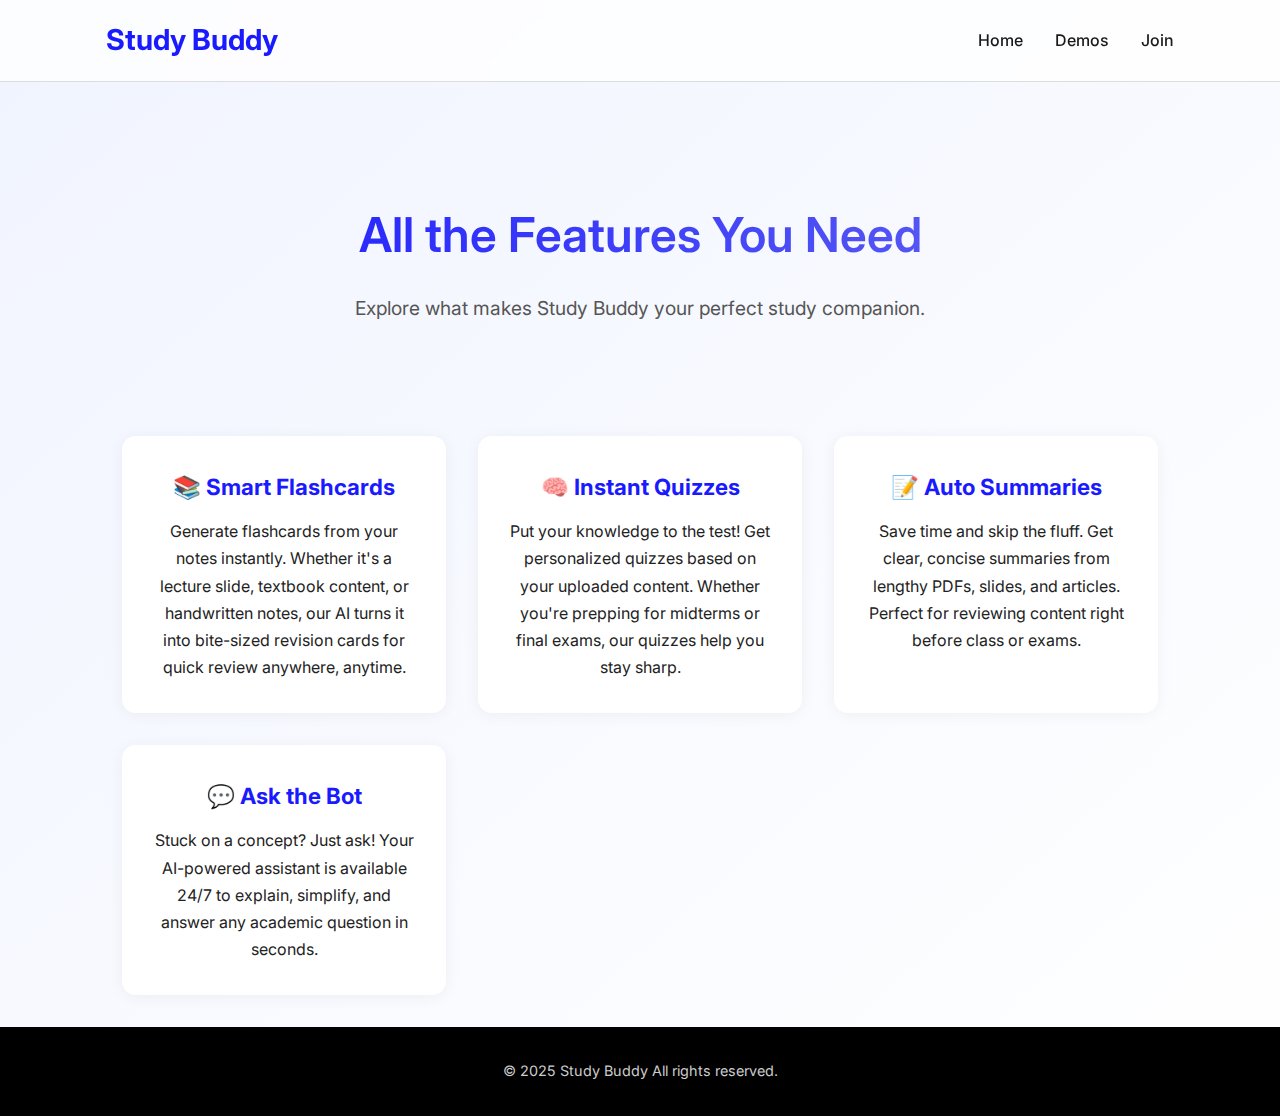
<file: features.html>
<!DOCTYPE html>
<html lang="en">
<head>
  <meta charset="UTF-8">
  <meta name="viewport" content="width=device-width, initial-scale=1.0">
  <title>Features - Study Buddy</title>
  <link href="https://fonts.googleapis.com/css2?family=Inter:wght@400;600;700&display=swap" rel="stylesheet">
  <link rel="stylesheet" href="style.css">
</head>
<body>
  <nav class="navbar">
    <div class="nav-container">
      <h1 class="logo">Study Buddy</h1>
      <ul class="nav-links">
        <li><a href="index.html">Home</a></li>
        <li><a href="demos.html">Demos</a></li>
        <li><a href="join.html">Join</a></li>
      </ul>
    </div>
  </nav>

  <main class="container">
    <section class="hero">
      <h1>All the Features You Need</h1>
      <p>Explore what makes Study Buddy your perfect study companion.</p>
    </section>

    <section class="features">
      <div class="feature">
        <h3>📚 Smart Flashcards</h3>
        <p>Generate flashcards from your notes instantly. Whether it's a lecture slide, textbook content, or handwritten notes, our AI turns it into bite-sized revision cards for quick review anywhere, anytime.</p>
      </div>
    
      <div class="feature">
        <h3>🧠 Instant Quizzes</h3>
        <p>Put your knowledge to the test! Get personalized quizzes based on your uploaded content. Whether you're prepping for midterms or final exams, our quizzes help you stay sharp.</p>
      </div>
    
      <div class="feature">
        <h3>📝 Auto Summaries</h3>
        <p>Save time and skip the fluff. Get clear, concise summaries from lengthy PDFs, slides, and articles. Perfect for reviewing content right before class or exams.</p>
      </div>
    
      <div class="feature">
        <h3>💬 Ask the Bot</h3>
        <p>Stuck on a concept? Just ask! Your AI-powered assistant is available 24/7 to explain, simplify, and answer any academic question in seconds.</p>
      </div>
    </section>
  </main>

  <footer>
    &copy; 2025 Study Buddy All rights reserved.
  </footer>
</body>
</html>
</file>
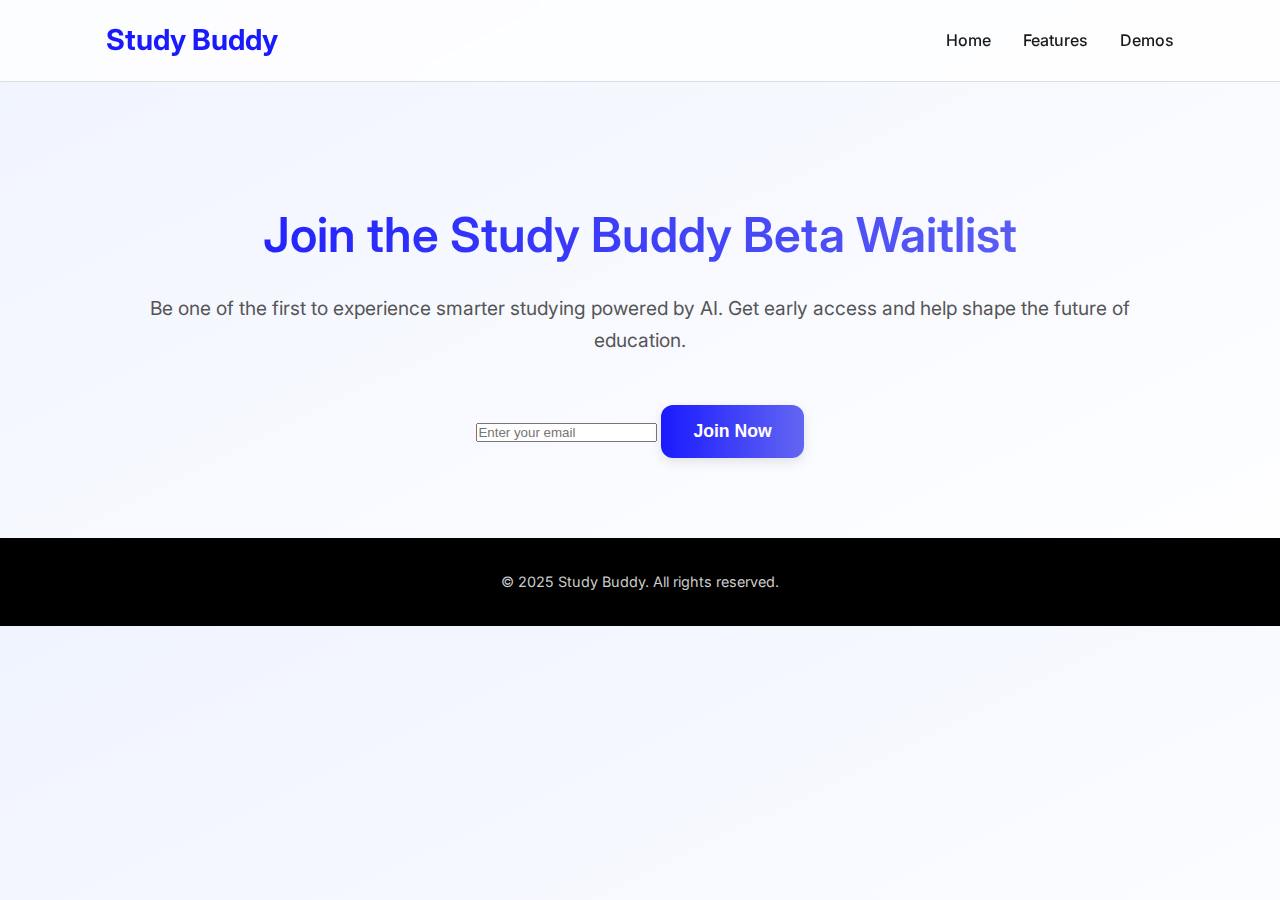
<file: join.html>
<!DOCTYPE html>
<html lang="en">
<head>
  <meta charset="UTF-8">
  <meta name="viewport" content="width=device-width, initial-scale=1.0">
  <title>Join Study Buddy</title>
  <link href="https://fonts.googleapis.com/css2?family=Inter:wght@400;600;700&display=swap" rel="stylesheet">
  <link rel="stylesheet" href="style.css">
</head>
<body>
  <nav class="navbar">
    <div class="nav-container">
      <h1 class="logo">Study Buddy</h1>
      <ul class="nav-links">
        <li><a href="index.html">Home</a></li>
        <li><a href="features.html">Features</a></li>
        <li><a href="demos.html">Demos</a></li>
      </ul>
    </div>
  </nav>

  <main class="container">
    <section class="hero">
      <h1>Join the Study Buddy Beta Waitlist</h1>
      <p>Be one of the first to experience smarter studying powered by AI. Get early access and help shape the future of education.</p>
      <div class="cta">
        <form class="signup-form">
          <input type="email" placeholder="Enter your email" required>
          <button type="submit" class="button">Join Now</button>
        </form>
      </div>
    </section>
  </main>

  <footer>
    &copy; 2025 Study Buddy. All rights reserved.
  </footer>
</body>
</html>
</file>
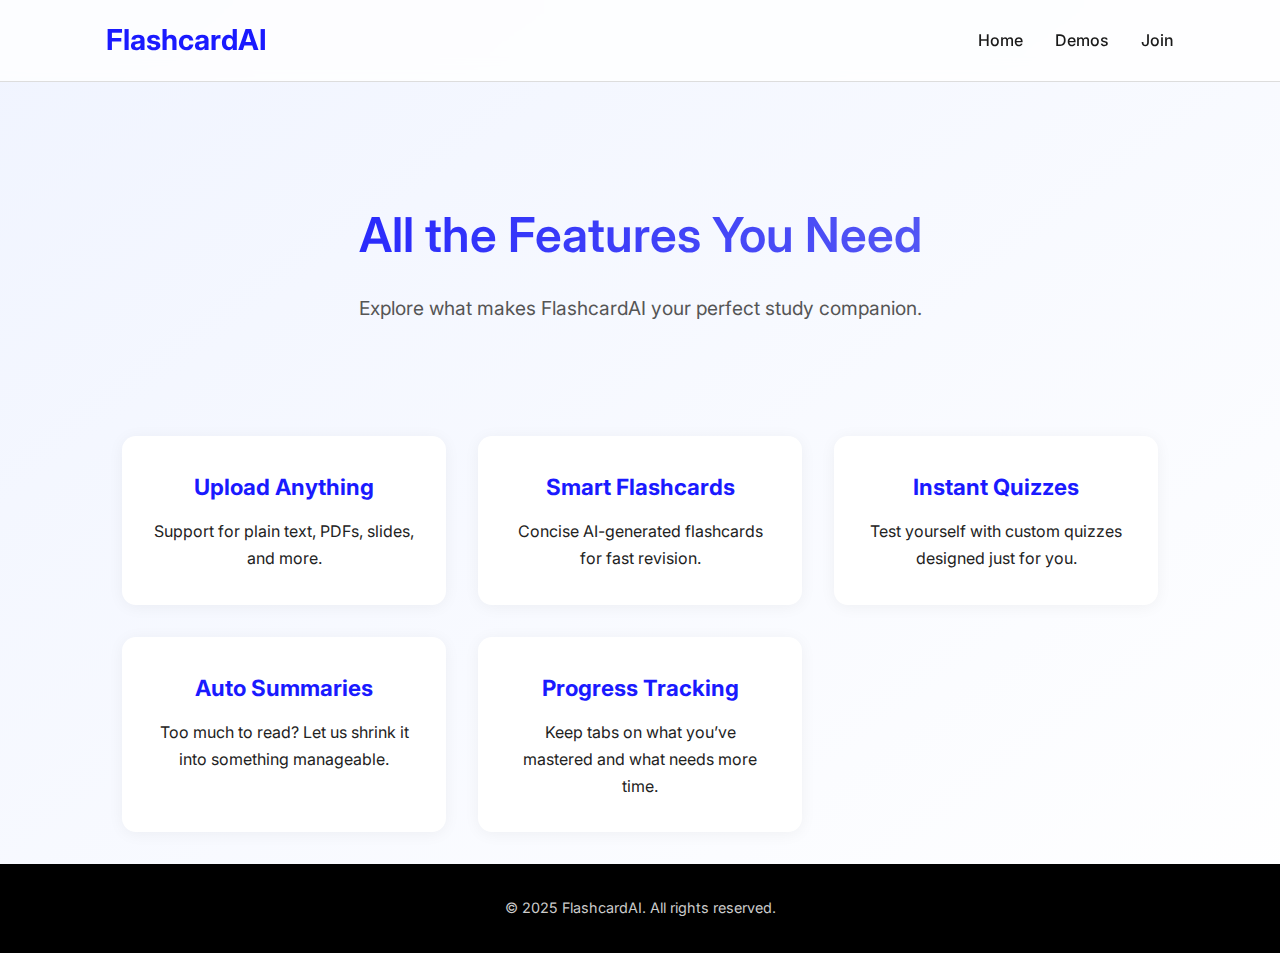
<file: PromotionWbsite/features.html>
<!DOCTYPE html>
<html lang="en">
<head>
  <meta charset="UTF-8">
  <meta name="viewport" content="width=device-width, initial-scale=1.0">
  <title>Features - FlashcardAI</title>
  <link href="https://fonts.googleapis.com/css2?family=Inter:wght@400;600;700&display=swap" rel="stylesheet">
  <link rel="stylesheet" href="style.css">
</head>
<body>
  <nav class="navbar">
    <div class="nav-container">
      <h1 class="logo">FlashcardAI</h1>
      <ul class="nav-links">
        <li><a href="index.html">Home</a></li>
        <li><a href="demos.html">Demos</a></li>
        <li><a href="join.html">Join</a></li>
      </ul>
    </div>
  </nav>

  <main class="container">
    <section class="hero">
      <h1>All the Features You Need</h1>
      <p>Explore what makes FlashcardAI your perfect study companion.</p>
    </section>

    <section class="features">
      <div class="feature">
        <h3>Upload Anything</h3>
        <p>Support for plain text, PDFs, slides, and more.</p>
      </div>
      <div class="feature">
        <h3>Smart Flashcards</h3>
        <p>Concise AI-generated flashcards for fast revision.</p>
      </div>
      <div class="feature">
        <h3>Instant Quizzes</h3>
        <p>Test yourself with custom quizzes designed just for you.</p>
      </div>
      <div class="feature">
        <h3>Auto Summaries</h3>
        <p>Too much to read? Let us shrink it into something manageable.</p>
      </div>
      <div class="feature">
        <h3>Progress Tracking</h3>
        <p>Keep tabs on what you’ve mastered and what needs more time.</p>
      </div>
    </section>
  </main>

  <footer>
    &copy; 2025 FlashcardAI. All rights reserved.
  </footer>
</body>
</html>
</file>
<file: style.css>
/* Modern Stylish Theme Update - With Home Page Enhancements */
* {
    margin: 0;
    padding: 0;
    box-sizing: border-box;
  }
  
  body {
    font-family: 'Inter', sans-serif;
    background: linear-gradient(to bottom right, #f0f4ff, #ffffff);
    color: #222;
    line-height: 1.7;
    overflow-x: hidden;
  }
  
  .navbar {
    background: #ffffffcc;
    backdrop-filter: blur(10px);
    padding: 1rem 0;
    position: sticky;
    top: 0;
    z-index: 100;
    border-bottom: 1px solid #ddd;
  }
  
  .nav-container {
    display: flex;
    justify-content: space-between;
    align-items: center;
    max-width: 1100px;
    margin: auto;
    padding: 0 1rem;
  }
  
  .logo {
    font-size: 1.8rem;
    font-weight: bold;
    color: #1a1aff;
  }
  
  .nav-links {
    list-style: none;
    display: flex;
    gap: 2rem;
  }
  
  .nav-links a {
    color: #1a1a1a;
    text-decoration: none;
    font-weight: 500;
    transition: color 0.3s ease;
  }
  
  .nav-links a:hover {
    color: #1a1aff;
  }
  
  .header {
    background: linear-gradient(to bottom, #1a1aff, #6366f1);
    color: white;
    text-align: center;
    padding: 6rem 1rem 5rem;
    border-bottom-left-radius: 30px;
    border-bottom-right-radius: 30px;
    animation: fadeInUp 1s ease;
  }
  
  .header h1 {
    font-size: 3.5rem;
    font-weight: 700;
  }
  
  .header p {
    font-size: 1.25rem;
    margin-top: 0.75rem;
  }
  
  .container {
    max-width: 1100px;
    margin: 0 auto;
    padding: 2rem;
    animation: fadeIn 1s ease-in-out;
  }
  
  .hero {
    text-align: center;
    padding: 5rem 1rem 3rem;
  }
  
  .hero h1 {
    font-size: 3rem;
    font-weight: 600;
    background: linear-gradient(to right, #1a1aff, #6366f1);
    -webkit-background-clip: text;
    -webkit-text-fill-color: transparent;
  }
  
  .hero p {
    font-size: 1.2rem;
    color: #555;
    margin-top: 1rem;
  }
  
  .cta {
    text-align: center;
    margin-top: 3rem;
  }
  
  .button {
    padding: 1rem 2rem;
    background: linear-gradient(90deg, #1a1aff, #6366f1);
    color: white;
    border: none;
    border-radius: 12px;
    font-weight: 600;
    text-decoration: none;
    box-shadow: 0 4px 12px rgba(0, 0, 0, 0.1);
    transition: transform 0.2s ease, box-shadow 0.2s ease;
    font-size: 1.1rem;
  }
  
  .button:hover {
    transform: translateY(-3px);
    box-shadow: 0 10px 25px rgba(0, 0, 0, 0.15);
  }
  
  .features {
    display: grid;
    grid-template-columns: repeat(auto-fit, minmax(250px, 1fr));
    gap: 2rem;
    margin-top: 4rem;
  }
  
  .feature {
    background: white;
    border-radius: 14px;
    padding: 2rem;
    box-shadow: 0 2px 16px rgba(0,0,0,0.05);
    text-align: center;
    transition: transform 0.3s ease, box-shadow 0.3s ease;
  }
  
  .feature:hover {
    transform: translateY(-5px);
    box-shadow: 0 10px 30px rgba(0,0,0,0.1);
  }
  
  .feature h3 {
    color: #1a1aff;
    margin-bottom: 0.75rem;
    font-size: 1.4rem;
  }
  
  .demo {
    margin-top: 4rem;
    text-align: center;
  }
  
  .demo h2 {
    margin-bottom: 1rem;
    font-size: 2.2rem;
    color: #1a1aff;
  }
  
  .video-grid {
    display: flex;
    gap: 1.5rem;
    flex-wrap: wrap;
    justify-content: center;
    margin-top: 2rem;
  }
  
  .video-grid video {
    max-width: 100%;
    width: 480px;
    border-radius: 16px;
    box-shadow: 0 6px 20px rgba(0,0,0,0.1);
  }
  
  footer {
    background: #000;
    color: #ccc;
    text-align: center;
    padding: 2rem 1rem;
    font-size: 0.9rem;
  }
  
  .tabs {
    margin-top: 4rem;
  }
  
  .tab-buttons {
    display: flex;
    flex-wrap: wrap;
    justify-content: center;
    gap: 1rem;
    margin-bottom: 2rem;
  }
  
  .tab-btn {
    padding: 0.75rem 1.5rem;
    background: #e0e7ff;
    border: none;
    border-radius: 10px;
    font-weight: 600;
    cursor: pointer;
    transition: all 0.3s ease;
    font-size: 1rem;
  }
  
  .tab-btn.active {
    background: #1a1aff;
    color: white;
  }
  
  .tab-content {
    display: none;
    background: white;
    padding: 2rem;
    border-radius: 12px;
    box-shadow: 0 4px 18px rgba(0, 0, 0, 0.05);
    text-align: center;
  }
  
  .tab-content.active {
    display: block;
    animation: fadeIn 0.4s ease-in-out;
  }
  
  @keyframes fadeIn {
    from { opacity: 0; transform: translateY(10px); }
    to { opacity: 1; transform: translateY(0); }
  }
  
  @keyframes fadeInUp {
    from { opacity: 0; transform: translateY(20px); }
    to { opacity: 1; transform: translateY(0); }
  }
</file>
<file: PromotionWbsite/style.css>
/* Modern Stylish Theme Update - With Home Page Enhancements */
* {
    margin: 0;
    padding: 0;
    box-sizing: border-box;
  }
  
  body {
    font-family: 'Inter', sans-serif;
    background: linear-gradient(to bottom right, #f0f4ff, #ffffff);
    color: #222;
    line-height: 1.7;
    overflow-x: hidden;
  }
  
  .navbar {
    background: #ffffffcc;
    backdrop-filter: blur(10px);
    padding: 1rem 0;
    position: sticky;
    top: 0;
    z-index: 100;
    border-bottom: 1px solid #ddd;
  }
  
  .nav-container {
    display: flex;
    justify-content: space-between;
    align-items: center;
    max-width: 1100px;
    margin: auto;
    padding: 0 1rem;
  }
  
  .logo {
    font-size: 1.8rem;
    font-weight: bold;
    color: #1a1aff;
  }
  
  .nav-links {
    list-style: none;
    display: flex;
    gap: 2rem;
  }
  
  .nav-links a {
    color: #1a1a1a;
    text-decoration: none;
    font-weight: 500;
    transition: color 0.3s ease;
  }
  
  .nav-links a:hover {
    color: #1a1aff;
  }
  
  .header {
    background: linear-gradient(to bottom, #1a1aff, #6366f1);
    color: white;
    text-align: center;
    padding: 6rem 1rem 5rem;
    border-bottom-left-radius: 30px;
    border-bottom-right-radius: 30px;
    animation: fadeInUp 1s ease;
  }
  
  .header h1 {
    font-size: 3.5rem;
    font-weight: 700;
  }
  
  .header p {
    font-size: 1.25rem;
    margin-top: 0.75rem;
  }
  
  .container {
    max-width: 1100px;
    margin: 0 auto;
    padding: 2rem;
    animation: fadeIn 1s ease-in-out;
  }
  
  .hero {
    text-align: center;
    padding: 5rem 1rem 3rem;
  }
  
  .hero h1 {
    font-size: 3rem;
    font-weight: 600;
    background: linear-gradient(to right, #1a1aff, #6366f1);
    -webkit-background-clip: text;
    -webkit-text-fill-color: transparent;
  }
  
  .hero p {
    font-size: 1.2rem;
    color: #555;
    margin-top: 1rem;
  }
  
  .cta {
    text-align: center;
    margin-top: 3rem;
  }
  
  .button {
    padding: 1rem 2rem;
    background: linear-gradient(90deg, #1a1aff, #6366f1);
    color: white;
    border: none;
    border-radius: 12px;
    font-weight: 600;
    text-decoration: none;
    box-shadow: 0 4px 12px rgba(0, 0, 0, 0.1);
    transition: transform 0.2s ease, box-shadow 0.2s ease;
    font-size: 1.1rem;
  }
  
  .button:hover {
    transform: translateY(-3px);
    box-shadow: 0 10px 25px rgba(0, 0, 0, 0.15);
  }
  
  .features {
    display: grid;
    grid-template-columns: repeat(auto-fit, minmax(250px, 1fr));
    gap: 2rem;
    margin-top: 4rem;
  }
  
  .feature {
    background: white;
    border-radius: 14px;
    padding: 2rem;
    box-shadow: 0 2px 16px rgba(0,0,0,0.05);
    text-align: center;
    transition: transform 0.3s ease, box-shadow 0.3s ease;
  }
  
  .feature:hover {
    transform: translateY(-5px);
    box-shadow: 0 10px 30px rgba(0,0,0,0.1);
  }
  
  .feature h3 {
    color: #1a1aff;
    margin-bottom: 0.75rem;
    font-size: 1.4rem;
  }
  
  .demo {
    margin-top: 4rem;
    text-align: center;
  }
  
  .demo h2 {
    margin-bottom: 1rem;
    font-size: 2.2rem;
    color: #1a1aff;
  }
  
  .video-grid {
    display: flex;
    gap: 1.5rem;
    flex-wrap: wrap;
    justify-content: center;
    margin-top: 2rem;
  }
  
  .video-grid video {
    max-width: 100%;
    width: 480px;
    border-radius: 16px;
    box-shadow: 0 6px 20px rgba(0,0,0,0.1);
  }
  
  footer {
    background: #000;
    color: #ccc;
    text-align: center;
    padding: 2rem 1rem;
    font-size: 0.9rem;
  }
  
  .tabs {
    margin-top: 4rem;
  }
  
  .tab-buttons {
    display: flex;
    flex-wrap: wrap;
    justify-content: center;
    gap: 1rem;
    margin-bottom: 2rem;
  }
  
  .tab-btn {
    padding: 0.75rem 1.5rem;
    background: #e0e7ff;
    border: none;
    border-radius: 10px;
    font-weight: 600;
    cursor: pointer;
    transition: all 0.3s ease;
    font-size: 1rem;
  }
  
  .tab-btn.active {
    background: #1a1aff;
    color: white;
  }
  
  .tab-content {
    display: none;
    background: white;
    padding: 2rem;
    border-radius: 12px;
    box-shadow: 0 4px 18px rgba(0, 0, 0, 0.05);
    text-align: center;
  }
  
  .tab-content.active {
    display: block;
    animation: fadeIn 0.4s ease-in-out;
  }
  
  @keyframes fadeIn {
    from { opacity: 0; transform: translateY(10px); }
    to { opacity: 1; transform: translateY(0); }
  }
  
  @keyframes fadeInUp {
    from { opacity: 0; transform: translateY(20px); }
    to { opacity: 1; transform: translateY(0); }
  }
</file>
